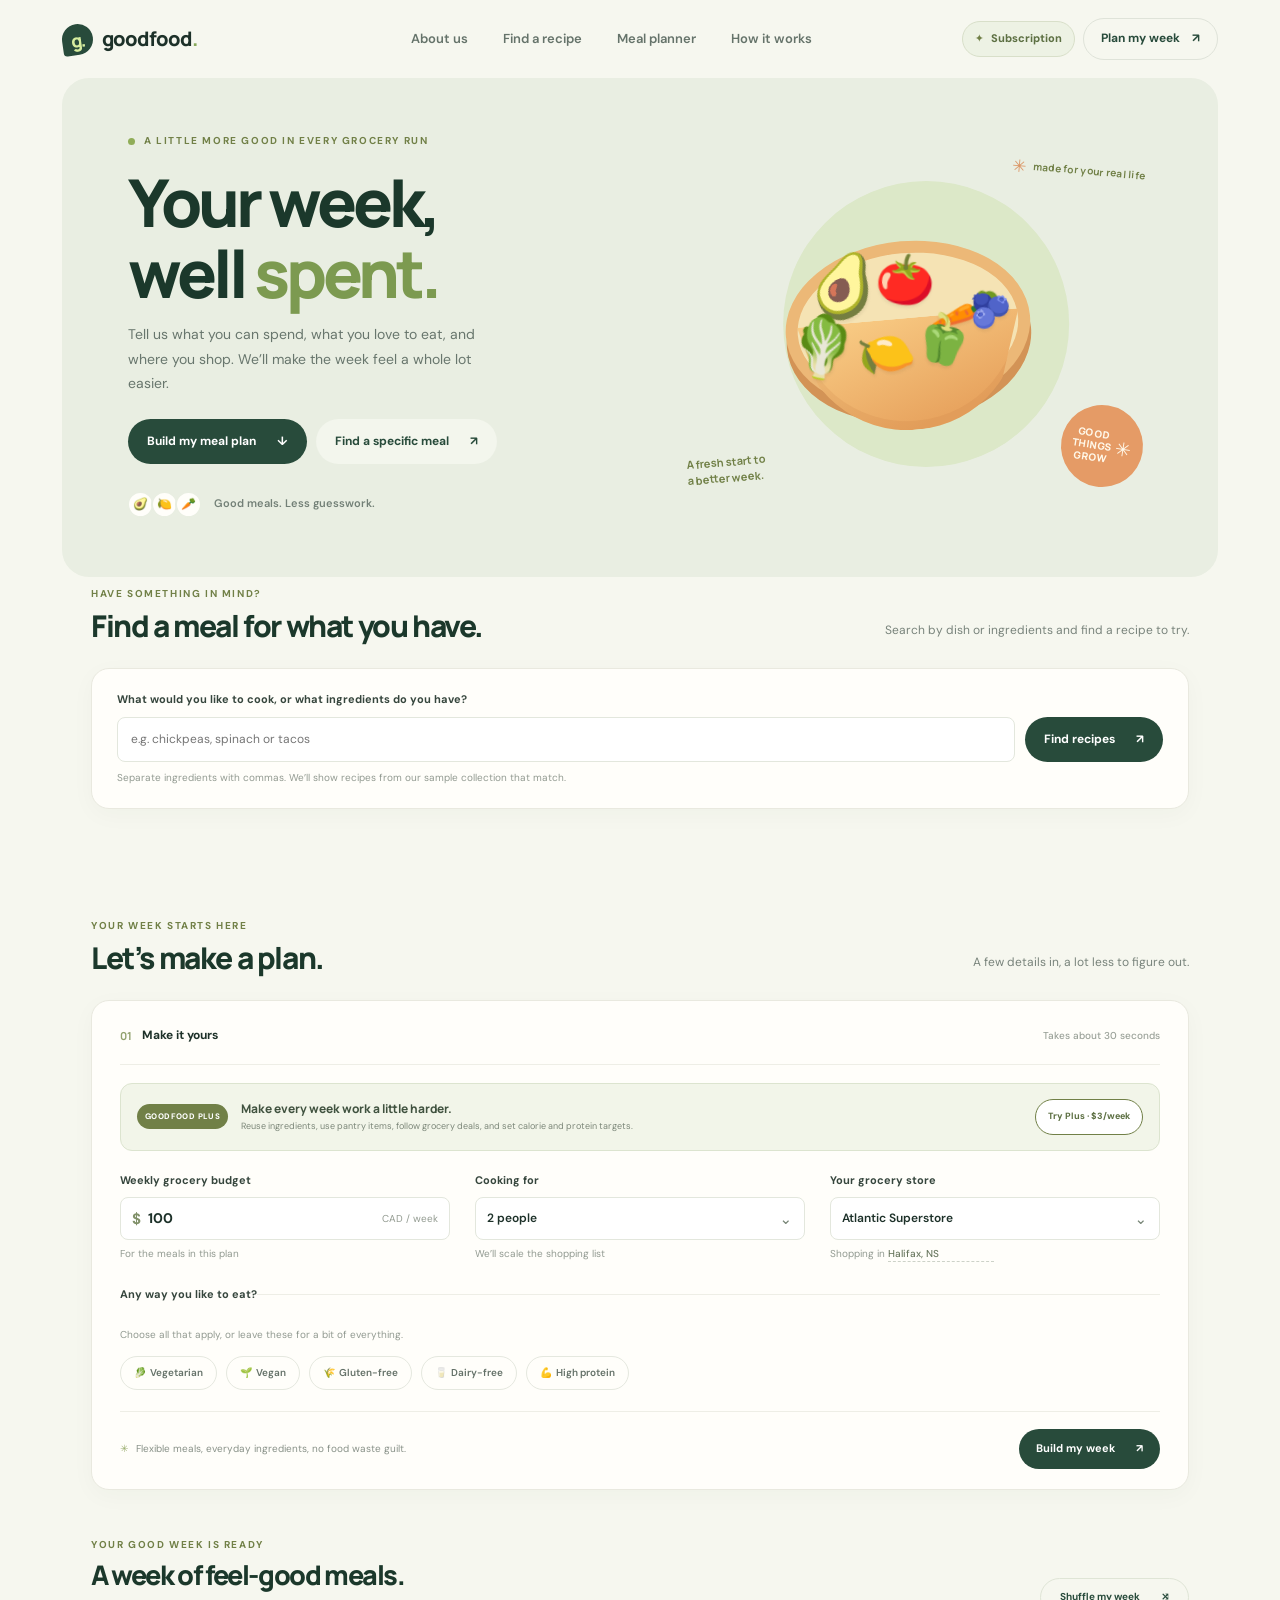
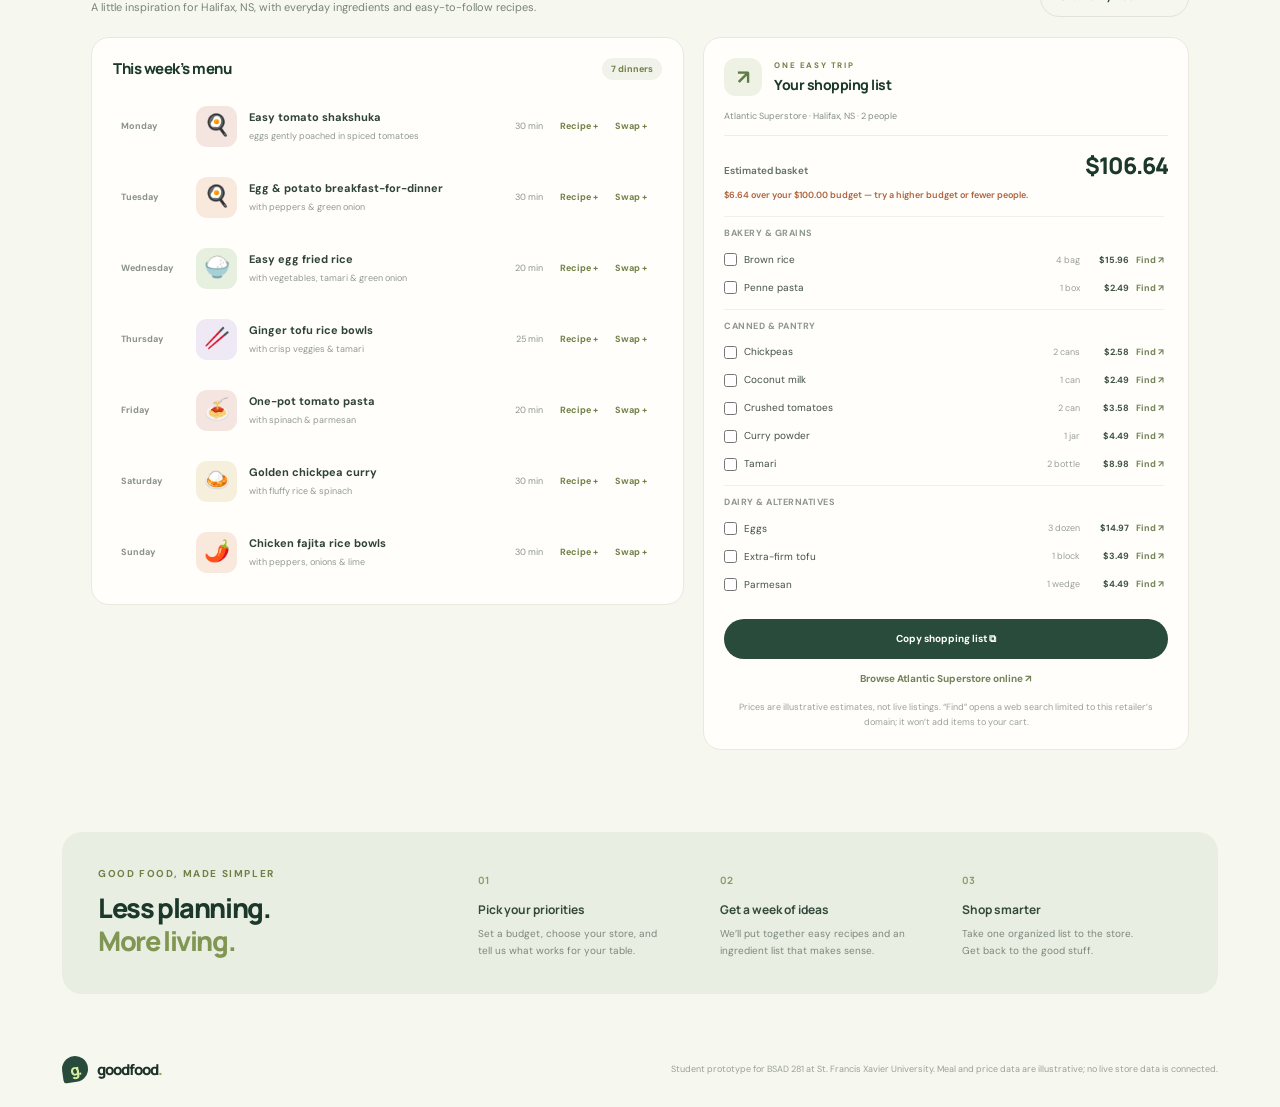
<file: index.html>
<!DOCTYPE html>
<html lang="en">
<head>
  <meta charset="utf-8">
  <meta name="viewport" content="width=device-width, initial-scale=1">
  <meta name="theme-color" content="#f6f7ef">
  <meta name="description" content="Plan a week of budget-friendly meals around your diet and grocery store.">
  <title>Goodfood — your week, well spent</title>
  <link rel="preconnect" href="https://fonts.googleapis.com">
  <link rel="preconnect" href="https://fonts.gstatic.com" crossorigin>
  <link href="https://fonts.googleapis.com/css2?family=DM+Sans:wght@400;500;600;700&family=Manrope:wght@400;500;600;700;800&display=swap" rel="stylesheet">
  <link rel="stylesheet" href="styles.css">
</head>
<body>
  <header class="site-header">
    <a class="brand" href="#home" aria-label="Goodfood home">
      <span class="brand-mark" aria-hidden="true">g.</span>
      <span>goodfood<span class="brand-period">.</span></span>
    </a>
    <nav aria-label="Main navigation">
      <a href="about.html">About us</a>
      <a href="#recipe-finder">Find a recipe</a>
      <a href="#planner">Meal planner</a>
      <a href="#how-it-works">How it works</a>
    </nav>
    <div class="header-actions">
      <button class="subscription-button" id="header-subscription" type="button">
        <span aria-hidden="true">✦</span> Subscription
      </button>
      <a class="header-cta" href="#planner">Plan my week <span aria-hidden="true">↗</span></a>
    </div>
  </header>

  <dialog class="subscription-modal" id="subscription-modal" aria-labelledby="subscription-title">
    <form method="dialog">
      <button class="subscription-close" type="submit" value="cancel" aria-label="Close subscription options">×</button>
      <p class="eyebrow">Goodfood Plus</p>
      <h2 id="subscription-title">Make every week work harder.</h2>
      <p class="subscription-price"><strong>$3</strong> / week <span>Hypothetical weekly charge</span></p>
      <ul class="subscription-features">
        <li><span>↻</span> Reuse ingredients across meals to cut waste and costs</li>
        <li><span>◎</span> Set personalized calorie and protein targets</li>
        <li><span>✦</span> Build around weekly grocery deals</li>
        <li><span>▦</span> Add pantry inventory and skip what you already own</li>
      </ul>
      <div class="subscription-actions">
        <button class="subscription-cancel" type="submit" value="cancel">Not now</button>
        <button class="subscription-accept" id="subscription-accept" type="button">Accept $3/week</button>
      </div>
      <p class="subscription-disclaimer">Preview only: no real payment is collected.</p>
    </form>
  </dialog>

  <main id="home">
    <section class="hero" aria-labelledby="hero-title">
      <div class="hero-copy">
        <p class="eyebrow"><span class="eyebrow-dot"></span> A little more good in every grocery run</p>
        <h1 id="hero-title">Your week,<br>well <span>spent.</span></h1>
        <p class="hero-description">Tell us what you can spend, what you love to eat, and where you shop. We’ll make the week feel a whole lot easier.</p>
        <div class="hero-actions">
          <a class="button button-dark" href="#planner">Build my meal plan <span aria-hidden="true">↓</span></a>
          <a class="button hero-secondary" href="#recipe-finder">Find a specific meal <span aria-hidden="true">↗</span></a>
        </div>
        <div class="hero-note"><span class="avatar-stack" aria-hidden="true"><i>🥑</i><i>🍋</i><i>🥕</i></span><span>Good meals. Less guesswork.</span></div>
      </div>
      <div class="hero-art" aria-label="A colorful bowl of fresh vegetables">
        <div class="art-sun"></div>
        <div class="art-note"><span class="note-sparkle">✳</span> made for your real life</div>
        <div class="food-bowl" aria-hidden="true">
          <div class="bowl-rim"></div>
          <span class="food food-avocado">🥑</span>
          <span class="food food-tomato">🍅</span>
          <span class="food food-carrot">🥕</span>
          <span class="food food-leaf">🥬</span>
          <span class="food food-lemon">🍋</span>
          <span class="food food-pepper">🫑</span>
          <span class="food food-berry">🫐</span>
          <div class="bowl-base"></div>
        </div>
        <div class="art-sticker"><span>GOOD<br>THINGS<br>GROW</span><b>✳</b></div>
        <div class="art-caption">A fresh start to<br>a better week.</div>
      </div>
    </section>

    <section class="recipe-finder" id="recipe-finder" aria-labelledby="recipe-finder-title">
      <div class="section-heading">
        <div>
          <p class="eyebrow">Have something in mind?</p>
          <h2 id="recipe-finder-title">Find a meal for what you have.</h2>
        </div>
        <p class="section-aside">Search by dish or ingredients and find a recipe to try.</p>
      </div>
      <form class="recipe-search-form" id="recipe-search-form">
        <label for="recipe-query">What would you like to cook, or what ingredients do you have?</label>
        <div class="recipe-search-controls">
          <input id="recipe-query" name="query" type="search" maxlength="120" placeholder="e.g. chickpeas, spinach or tacos" required>
          <button class="button button-dark" type="submit">Find recipes <span aria-hidden="true">↗</span></button>
        </div>
        <p class="field-hint">Separate ingredients with commas. We’ll show recipes from our sample collection that match.</p>
      </form>
      <p class="recipe-search-message" id="recipe-search-message" role="status" aria-live="polite"></p>
      <div class="recipe-search-results" id="recipe-search-results" aria-live="polite" hidden>
        <h3 id="recipe-results-heading"></h3>
        <div class="recipe-search-list" id="recipe-search-list"></div>
      </div>
    </section>

    <section class="planner-section" id="planner" aria-labelledby="planner-title">
      <div class="section-heading">
        <div>
          <p class="eyebrow">Your week starts here</p>
          <h2 id="planner-title">Let’s make a plan.</h2>
        </div>
        <p class="section-aside">A few details in, a lot less to figure out.</p>
      </div>

      <form class="planner-form" id="planner-form">
        <div class="form-topline">
          <span class="step-number">01</span>
          <span>Make it yours</span>
          <span class="form-time">Takes about 30 seconds</span>
        </div>
        <section class="premium-panel" id="premium-panel" aria-labelledby="premium-title">
          <div class="premium-copy">
            <p class="premium-badge">Goodfood Plus</p>
            <div>
              <h3 id="premium-title">Make every week work a little harder.</h3>
              <p>Reuse ingredients, use pantry items, follow grocery deals, and set calorie and protein targets.</p>
            </div>
          </div>
          <button class="premium-button" id="premium-toggle" type="button">Try Plus · $3/week</button>
        </section>
        <div class="premium-controls" id="premium-controls" hidden>
          <div class="premium-controls-heading">
            <span>Goodfood Plus settings</span>
            <span class="premium-active">Active in this preview</span>
          </div>
          <div class="premium-grid">
            <label class="field" for="goal">
              <span class="field-label">Nutrition goal</span>
              <span class="select-wrap"><select id="goal" name="goal"><option value="maintain" selected>Maintain weight</option><option value="lose">Lose weight</option><option value="build">Build muscle</option></select></span>
            </label>
            <label class="field" for="calorie-target">
              <span class="field-label">Daily calorie target</span>
              <span class="input-wrap"><input id="calorie-target" name="calories" type="number" min="1200" max="5000" step="50" value="2000"><span class="input-suffix">kcal / day</span></span>
            </label>
            <label class="field" for="protein-target">
              <span class="field-label">Daily protein target</span>
              <span class="input-wrap"><input id="protein-target" name="protein" type="number" min="40" max="300" step="5" value="110"><span class="input-suffix">g / day</span></span>
            </label>
            <label class="field field-wide" for="pantry">
              <span class="field-label">Pantry inventory</span>
              <input class="text-field" id="pantry" name="pantry" type="text" placeholder="Rice, eggs, olive oil, black beans">
              <span class="field-hint">Separate items with commas. Matching ingredients will not be added to the list.</span>
            </label>
            <label class="premium-toggle-row" for="use-deals">
              <input id="use-deals" name="useDeals" type="checkbox" checked>
              <span><strong>Plan around weekly deals</strong><small>Favor participating ingredients from this store.</small></span>
            </label>
          </div>
        </div>
        <div class="form-grid">
          <label class="field" for="budget">
            <span class="field-label">Weekly grocery budget</span>
            <span class="input-wrap"><span class="input-prefix">$</span><input id="budget" name="budget" type="number" min="25" max="500" step="5" value="100" required><span class="input-suffix">CAD / week</span></span>
            <span class="field-hint">For the meals in this plan</span>
          </label>
          <label class="field" for="people">
            <span class="field-label">Cooking for</span>
            <span class="select-wrap"><select id="people" name="people"><option value="1">1 person</option><option value="2" selected>2 people</option><option value="3">3 people</option><option value="4">4 people</option><option value="5">5 people</option><option value="6">6 people</option></select></span>
            <span class="field-hint">We’ll scale the shopping list</span>
          </label>
          <label class="field" for="store">
            <span class="field-label">Your grocery store</span>
            <span class="select-wrap"><select id="store" name="store"><option value="nofrills">No Frills</option><option value="walmart">Walmart</option><option value="superstore" selected>Atlantic Superstore</option><option value="sobeys">Sobeys</option></select></span>
            <span class="field-hint">Shopping in <input id="location" name="location" type="text" value="Halifax, NS" aria-label="Town or postal code"></span>
          </label>
        </div>
        <fieldset class="diet-fieldset">
          <legend>Any way you like to eat?</legend>
          <p class="field-hint">Choose all that apply, or leave these for a bit of everything.</p>
          <div class="diet-options">
            <label class="diet-option"><input type="checkbox" name="diet" value="vegetarian"><span>🥬&nbsp; Vegetarian</span></label>
            <label class="diet-option"><input type="checkbox" name="diet" value="vegan"><span>🌱&nbsp; Vegan</span></label>
            <label class="diet-option"><input type="checkbox" name="diet" value="gluten-free"><span>🌾&nbsp; Gluten-free</span></label>
            <label class="diet-option"><input type="checkbox" name="diet" value="dairy-free"><span>🥛&nbsp; Dairy-free</span></label>
            <label class="diet-option"><input type="checkbox" name="diet" value="high-protein"><span>💪&nbsp; High protein</span></label>
          </div>
        </fieldset>
        <div class="form-bottom">
          <p><span class="tiny-leaf">✳</span> Flexible meals, everyday ingredients, no food waste guilt.</p>
          <button class="button button-dark generate-button" type="submit">Build my week <span aria-hidden="true">↗</span></button>
        </div>
      </form>

      <p class="form-message" id="form-message" role="status" aria-live="polite"></p>

      <section class="results" id="results" aria-labelledby="results-title" hidden>
        <div class="results-header">
          <div>
            <p class="eyebrow">Your good week is ready</p>
            <h2 id="results-title">A week of feel-good meals.</h2>
            <p class="results-subtitle" id="results-subtitle"></p>
            <div class="premium-plan-summary" id="premium-plan-summary" hidden></div>
          </div>
          <button class="button button-light" id="regenerate-button" type="button">Shuffle my week <span aria-hidden="true">⤨</span></button>
        </div>
        <div class="results-grid">
          <div class="meals-panel">
            <div class="panel-heading"><h3>This week’s menu</h3><span class="menu-count" id="menu-count"></span></div>
            <div class="meal-list" id="meal-list"></div>
          </div>
          <aside class="shopping-panel" aria-labelledby="shopping-title">
            <div class="shopping-heading">
              <span class="bag-icon" aria-hidden="true">↗</span>
              <div><p class="eyebrow">One easy trip</p><h3 id="shopping-title">Your shopping list</h3></div>
            </div>
            <p class="store-line" id="store-line"></p>
            <div class="basket-total"><span>Estimated basket</span><strong id="basket-total"></strong></div>
            <p class="budget-status" id="budget-status"></p>
            <div class="shopping-list" id="shopping-list"></div>
            <div class="list-actions">
              <button class="button button-dark copy-button" id="copy-button" type="button">Copy shopping list <span aria-hidden="true">⧉</span></button>
              <a class="store-link" id="store-link" href="#" target="_blank" rel="noopener noreferrer">Browse store online <span aria-hidden="true">↗</span></a>
            </div>
            <p class="price-disclaimer">Prices are illustrative estimates, not live listings. “Find” opens a web search limited to this retailer’s domain; it won’t add items to your cart.</p>
          </aside>
        </div>
      </section>
    </section>

    <section class="how-section" id="how-it-works" aria-labelledby="how-title">
      <div class="how-intro">
        <p class="eyebrow">Good food, made simpler</p>
        <h2 id="how-title">Less planning.<br><span>More living.</span></h2>
      </div>
      <div class="how-steps">
        <article class="how-step"><span>01</span><h3>Pick your priorities</h3><p>Set a budget, choose your store, and tell us what works for your table.</p></article>
        <article class="how-step"><span>02</span><h3>Get a week of ideas</h3><p>We’ll put together easy recipes and an ingredient list that makes sense.</p></article>
        <article class="how-step"><span>03</span><h3>Shop smarter</h3><p>Take one organized list to the store. Get back to the good stuff.</p></article>
      </div>
    </section>
  </main>

  <footer class="site-footer">
    <a class="brand footer-brand" href="#home"><span class="brand-mark" aria-hidden="true">g.</span><span>goodfood<span class="brand-period">.</span></span></a>
    <p>Student prototype for BSAD 281 at St. Francis Xavier University. Meal and price data are illustrative; no live store data is connected.</p>
  </footer>

  <script src="data.js"></script>
  <script src="app.js"></script>
</body>
</html>
</file>
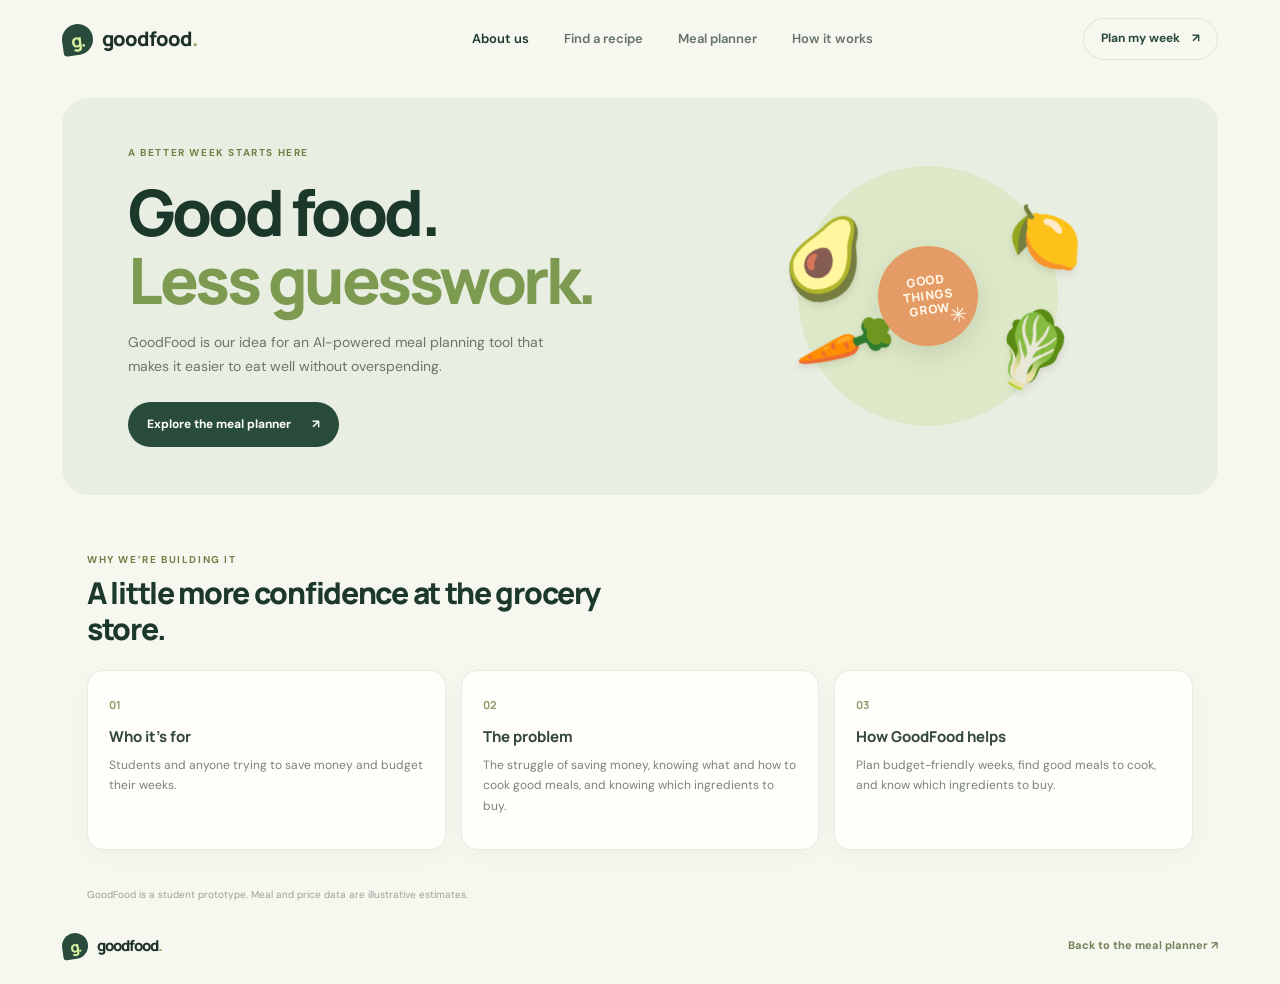
<file: about.html>
<!DOCTYPE html>
<html lang="en">
<head>
  <meta charset="utf-8">
  <meta name="viewport" content="width=device-width, initial-scale=1">
  <meta name="theme-color" content="#f6f7ef">
  <meta name="description" content="Learn about GoodFood, an AI-powered meal planning idea for budget-conscious cooks.">
  <title>About us — GoodFood</title>
  <link rel="preconnect" href="https://fonts.googleapis.com">
  <link rel="preconnect" href="https://fonts.gstatic.com" crossorigin>
  <link href="https://fonts.googleapis.com/css2?family=DM+Sans:wght@400;500;600;700&family=Manrope:wght@400;500;600;700;800&display=swap" rel="stylesheet">
  <link rel="stylesheet" href="styles.css">
</head>
<body>
  <header class="site-header">
    <a class="brand" href="index.html" aria-label="Goodfood home">
      <span class="brand-mark" aria-hidden="true">g.</span>
      <span>goodfood<span class="brand-period">.</span></span>
    </a>
    <nav aria-label="Main navigation">
      <a href="about.html" aria-current="page">About us</a>
      <a href="index.html#recipe-finder">Find a recipe</a>
      <a href="index.html#planner">Meal planner</a>
      <a href="index.html#how-it-works">How it works</a>
    </nav>
    <a class="header-cta" href="index.html#planner">Plan my week <span aria-hidden="true">↗</span></a>
  </header>

  <main class="about-main">
    <section class="about-hero" aria-labelledby="about-title">
      <div class="about-hero-copy">
        <p class="eyebrow"><span class="eyebrow-dot"></span> A better week starts here</p>
        <h1 id="about-title">Good food.<br><span>Less guesswork.</span></h1>
        <p class="about-lead">GoodFood is our idea for an AI-powered meal planning tool that makes it easier to eat well without overspending.</p>
        <a class="button button-dark" href="index.html#planner">Explore the meal planner <span aria-hidden="true">↗</span></a>
      </div>
      <div class="about-hero-art" aria-hidden="true">
        <div class="about-art-sun"></div>
        <span class="about-food about-food-one">🥑</span>
        <span class="about-food about-food-two">🍋</span>
        <span class="about-food about-food-three">🥕</span>
        <span class="about-food about-food-four">🥬</span>
        <div class="about-art-note">GOOD<br>THINGS<br>GROW <span>✳</span></div>
      </div>
    </section>

    <section class="about-details" aria-labelledby="about-details-title">
      <div class="about-details-heading">
        <p class="eyebrow">Why we’re building it</p>
        <h2 id="about-details-title">A little more confidence at the grocery store.</h2>
      </div>
      <div class="about-cards">
        <article class="about-card">
          <span class="about-card-number">01</span>
          <h3>Who it’s for</h3>
          <p id="about-audience">Students and anyone trying to save money and budget their weeks.</p>
        </article>
        <article class="about-card">
          <span class="about-card-number">02</span>
          <h3>The problem</h3>
          <p id="about-problem">The struggle of saving money, knowing what and how to cook good meals, and knowing which ingredients to buy.</p>
        </article>
        <article class="about-card">
          <span class="about-card-number">03</span>
          <h3>How GoodFood helps</h3>
          <p id="about-solution">Plan budget-friendly weeks, find good meals to cook, and know which ingredients to buy.</p>
        </article>
      </div>
    </section>

    <p class="about-note">GoodFood is a student prototype. Meal and price data are illustrative estimates.</p>
  </main>

  <footer class="about-footer">
    <a class="brand footer-brand" href="index.html"><span class="brand-mark" aria-hidden="true">g.</span><span>goodfood<span class="brand-period">.</span></span></a>
    <a class="about-back-link" href="index.html">Back to the meal planner <span aria-hidden="true">↗</span></a>
  </footer>

  <script src="data.js"></script>
  <script>
    document.getElementById("about-audience").textContent = STARTUP_IDEA.audience;
    document.getElementById("about-problem").textContent = STARTUP_IDEA.problem;
    document.getElementById("about-solution").textContent = STARTUP_IDEA.solution;
  </script>
</body>
</html>
</file>
<file: styles.css>
:root {
  --ink: #1d3129;
  --muted: #78837b;
  --green: #284b3b;
  --green-dark: #1b382b;
  --lime: #d7ed9f;
  --paper: #f6f7ef;
  --surface: #fffefa;
  --line: #e8e9df;
  --orange: #e99a61;
  --font: "DM Sans", system-ui, -apple-system, "Segoe UI", sans-serif;
  --display: "Manrope", "DM Sans", system-ui, sans-serif;
  --radius: 18px;
}

* { box-sizing: border-box; }
html { scroll-behavior: smooth; }
body {
  margin: 0;
  background: var(--paper);
  color: var(--ink);
  font: 400 15px/1.6 var(--font);
  -webkit-font-smoothing: antialiased;
}
a { color: inherit; }
button, input, select { font: inherit; }
a:focus-visible, button:focus-visible, input:focus-visible, select:focus-visible {
  outline: 3px solid #82a64b;
  outline-offset: 3px;
}
[hidden] { display: none !important; }

.site-header {
  height: 78px;
  max-width: 1240px;
  margin: auto;
  padding: 0 42px;
  display: flex;
  align-items: center;
  justify-content: space-between;
}
.brand {
  display: inline-flex;
  align-items: center;
  gap: 9px;
  color: var(--ink);
  text-decoration: none;
  font: 800 20px/1 var(--display);
  letter-spacing: -1px;
}
.brand-mark {
  display: grid;
  width: 31px;
  height: 31px;
  place-items: center;
  border-radius: 50% 50% 50% 12%;
  transform: rotate(-8deg);
  background: var(--green);
  color: var(--lime);
  font: 800 18px/1 var(--display);
  letter-spacing: -2px;
}
.brand-period { color: #87a85a; }
.site-header nav { display: flex; gap: 35px; margin-left: 65px; }
.site-header nav a {
  color: #65736a;
  font-size: 13px;
  font-weight: 600;
  text-decoration: none;
}
.site-header nav a:hover, .store-link:hover { color: var(--green-dark); }
.header-cta {
  padding: 10px 17px;
  border: 1px solid #dfe3d9;
  border-radius: 999px;
  color: var(--green);
  font-size: 12px;
  font-weight: 700;
  text-decoration: none;
}
.header-cta span { padding-left: 9px; }
.header-actions { display: flex; align-items: center; gap: 8px; }
.subscription-button {
  min-height: 36px;
  padding: 0 12px;
  border: 1px solid #d8dfc9;
  border-radius: 999px;
  background: #edf2e4;
  color: #5d7043;
  font-size: 11px;
  font-weight: 800;
  cursor: pointer;
}
.subscription-button span { margin-right: 4px; color: #718047; }
.subscription-button.is-active { border-color: #718047; background: #718047; color: #fff; }
.subscription-button.is-active span { color: #d7ed9f; }

.subscription-modal {
  width: min(460px, calc(100% - 32px));
  padding: 0;
  border: 1px solid #dfe4d5;
  border-radius: 20px;
  background: #fffefa;
  color: var(--ink);
  box-shadow: 0 24px 80px rgb(29 49 41 / 22%);
}
.subscription-modal::backdrop { background: rgb(29 49 41 / 38%); backdrop-filter: blur(3px); }
.subscription-modal form { position: relative; padding: 30px; }
.subscription-close {
  width: 32px;
  height: 32px;
  position: absolute;
  top: 14px;
  right: 14px;
  border: 0;
  border-radius: 50%;
  background: #f1f3eb;
  color: #718047;
  font-size: 20px;
  line-height: 1;
  cursor: pointer;
}
.subscription-modal h2 { margin: 8px 0 12px; color: var(--green-dark); font: 800 27px/1.15 var(--display); letter-spacing: -1px; }
.subscription-price { display: flex; align-items: baseline; gap: 5px; margin: 0 0 18px; color: #718047; font-size: 12px; }
.subscription-price strong { color: var(--green-dark); font: 800 34px var(--display); letter-spacing: -1px; }
.subscription-price span { margin-left: auto; color: #929a91; font-size: 9px; }
.subscription-features { display: grid; gap: 9px; margin: 0; padding: 0; list-style: none; }
.subscription-features li { display: grid; grid-template-columns: 28px 1fr; align-items: center; min-height: 42px; padding: 7px 10px; border: 1px solid #edf0e7; border-radius: 10px; color: #5d695f; font-size: 11px; }
.subscription-features li span { display: grid; width: 23px; height: 23px; place-items: center; border-radius: 50%; background: #edf2e4; color: #718047; font-weight: 800; }
.subscription-actions { display: grid; grid-template-columns: 1fr 1.35fr; gap: 9px; margin-top: 18px; }
.subscription-cancel, .subscription-accept { min-height: 43px; border-radius: 999px; font-size: 11px; font-weight: 800; cursor: pointer; }
.subscription-cancel { border: 1px solid #dde3d5; background: #fff; color: #69766c; }
.subscription-accept { border: 0; background: var(--green); color: #fff; }
.subscription-accept:hover { background: var(--green-dark); }
.subscription-disclaimer { margin: 10px 0 0; color: #9ba198; font-size: 9px; text-align: center; }

main { max-width: 1240px; margin: 0 auto; padding: 0 42px; }
.hero {
  min-height: 470px;
  padding: 56px 66px 54px;
  display: grid;
  grid-template-columns: 1fr 0.9fr;
  align-items: center;
  position: relative;
  overflow: hidden;
  border-radius: 27px;
  background: #e9eee2;
}
.hero-copy { z-index: 1; padding-bottom: 5px; }
.eyebrow {
  margin: 0;
  color: #718047;
  font-size: 10px;
  font-weight: 700;
  letter-spacing: 1.6px;
  line-height: 1.4;
  text-transform: uppercase;
}
.hero .eyebrow { display: flex; gap: 9px; align-items: center; }
.eyebrow-dot { width: 7px; height: 7px; border-radius: 50%; background: #90ad58; }
h1, h2, h3, h4, p { margin-top: 0; }
.hero h1 {
  margin: 19px 0 14px;
  color: var(--green-dark);
  font: 800 clamp(44px, 5.2vw, 66px)/1.07 var(--display);
  letter-spacing: -4px;
}
.hero h1 span { color: #7c9a50; }
.hero-description { max-width: 385px; margin-bottom: 23px; color: #68766d; font-size: 14px; line-height: 1.75; }
.hero-actions { display: flex; flex-wrap: wrap; gap: 9px; }
.hero-secondary { min-height: 45px; border: 1px solid #cdd7c1; background: rgb(255 254 250 / 42%); color: var(--green); }
.hero-secondary:hover { background: #fffefa; }
.button {
  display: inline-flex;
  min-height: 45px;
  align-items: center;
  justify-content: center;
  gap: 21px;
  padding: 0 19px;
  border: 0;
  border-radius: 999px;
  cursor: pointer;
  font-size: 12px;
  font-weight: 700;
  text-decoration: none;
  transition: background 150ms ease, transform 150ms ease;
}
.button:hover { transform: translateY(-1px); }
.button-dark { background: var(--green); color: #fff; }
.button-dark:hover { background: var(--green-dark); }
.hero-note { display: flex; align-items: center; gap: 12px; margin-top: 27px; color: #738077; font-size: 11px; font-weight: 600; }
.avatar-stack { display: flex; padding-left: 2px; }
.avatar-stack i {
  display: grid;
  width: 27px;
  height: 27px;
  place-items: center;
  margin-left: -3px;
  border: 2px solid #e9eee2;
  border-radius: 50%;
  background: #fffefa;
  font-size: 12px;
  font-style: normal;
}
.hero-art {
  height: 354px;
  position: relative;
  margin: -4px 0 -7px;
}
.art-sun {
  width: 286px;
  height: 286px;
  position: absolute;
  top: 28px;
  left: 50%;
  border-radius: 50%;
  transform: translateX(-44%);
  background: #dce8c8;
}
.food-bowl {
  width: 280px;
  height: 260px;
  position: absolute;
  top: 61px;
  left: 50%;
  transform: translateX(-50%) rotate(-5deg);
}
.bowl-rim {
  width: 245px;
  height: 170px;
  position: absolute;
  top: 27px;
  left: 18px;
  border: 12px solid #ecb877;
  border-radius: 50%;
  background: #f5e3b4;
  box-shadow: 0 12px 0 #d39356;
}
.bowl-base {
  width: 222px;
  height: 112px;
  position: absolute;
  top: 104px;
  left: 30px;
  border-radius: 0 0 110px 110px;
  background: linear-gradient(160deg, #f8ca83 10%, #e8a45f 78%);
  clip-path: polygon(0 0, 100% 0, 89% 68%, 74% 100%, 24% 100%, 9% 67%);
  box-shadow: inset 0 -9px 0 rgb(181 111 53 / 13%);
}
.food { position: absolute; z-index: 2; filter: drop-shadow(0 3px 1px rgb(73 59 39 / 8%)); }
.food-avocado { top: 24px; left: 46px; font-size: 55px; transform: rotate(-18deg); }
.food-tomato { top: 28px; left: 112px; font-size: 48px; transform: rotate(12deg); }
.food-carrot { top: 60px; left: 168px; font-size: 53px; transform: rotate(22deg); }
.food-leaf { top: 82px; left: 22px; font-size: 54px; transform: rotate(-22deg); }
.food-lemon { top: 102px; left: 88px; font-size: 44px; transform: rotate(-15deg); }
.food-pepper { top: 91px; left: 145px; font-size: 47px; transform: rotate(18deg); }
.food-berry { top: 76px; left: 203px; font-size: 34px; transform: rotate(-5deg); }
.art-note {
  position: absolute;
  top: 7px;
  right: 6px;
  color: #718047;
  font: 700 10px/1.3 var(--display);
  letter-spacing: 0.3px;
  transform: rotate(5deg);
}
.note-sparkle { display: inline-block; margin-right: 4px; color: #db9564; font-size: 17px; vertical-align: middle; }
.art-sticker {
  width: 82px;
  height: 82px;
  position: absolute;
  right: 9px;
  bottom: 20px;
  display: flex;
  align-items: center;
  justify-content: center;
  gap: 3px;
  border-radius: 50%;
  background: #e59b66;
  color: #fff8e9;
  font: 800 10px/1.2 var(--display);
  letter-spacing: 0.5px;
  text-align: center;
  transform: rotate(9deg);
}
.art-sticker b { font-size: 19px; }
.art-caption { position: absolute; bottom: 21px; left: 20px; color: #718047; font: 700 11px/1.45 var(--display); transform: rotate(-5deg); }

.planner-section { padding: 75px 29px 70px; scroll-margin-top: 25px; }
.section-heading { display: flex; align-items: end; justify-content: space-between; margin-bottom: 24px; }
.section-heading h2, .results-header h2, .how-intro h2 {
  margin: 7px 0 0;
  color: var(--green-dark);
  font: 800 30px/1.2 var(--display);
  letter-spacing: -1.4px;
}
.section-aside { margin: 0 0 4px; color: var(--muted); font-size: 12px; }
.planner-form {
  padding: 25px 28px 20px;
  border: 1px solid #e9e9df;
  border-radius: var(--radius);
  background: var(--surface);
  box-shadow: 0 6px 25px rgb(37 52 41 / 3%);
}
.form-topline { display: flex; align-items: center; gap: 10px; padding-bottom: 18px; border-bottom: 1px solid #eeeeE6; color: var(--ink); font-size: 12px; font-weight: 700; }
.step-number { color: #91a16e; font: 700 11px var(--display); }
.form-time { margin-left: auto; color: #9aa198; font-size: 10px; font-weight: 500; }
.premium-panel {
  display: flex;
  align-items: center;
  justify-content: space-between;
  gap: 16px;
  margin: 18px 0 0;
  padding: 15px 16px;
  border: 1px solid #dce4cf;
  border-radius: 12px;
  background: #f2f5e9;
}
.premium-copy { display: flex; align-items: center; gap: 13px; }
.premium-copy h3 { margin: 0 0 3px; color: #40523f; font: 750 12px var(--display); }
.premium-copy p:not(.premium-badge) { margin: 0; color: #7c8779; font-size: 9px; line-height: 1.5; }
.premium-badge { flex: 0 0 auto; margin: 0; padding: 6px 8px; border-radius: 999px; background: #718047; color: #fff; font-size: 8px; font-weight: 800; letter-spacing: 0.4px; text-transform: uppercase; }
.premium-button { min-height: 36px; flex: 0 0 auto; padding: 0 12px; border: 1px solid #718047; border-radius: 999px; background: #fff; color: #5d7043; font-size: 9px; font-weight: 800; cursor: pointer; }
.premium-button.is-active { border-color: #718047; background: #718047; color: #fff; }
.premium-controls { margin-top: 12px; padding: 17px; border: 1px solid #dce4cf; border-radius: 12px; background: #fbfcf7; }
.premium-controls-heading { display: flex; justify-content: space-between; margin-bottom: 14px; color: #40523f; font-size: 10px; font-weight: 800; }
.premium-active { color: #718047; font-size: 8px; }
.premium-grid { display: grid; grid-template-columns: repeat(3, minmax(0, 1fr)); gap: 12px 16px; }
.premium-grid .field { gap: 6px; }
.text-field { min-height: 43px; width: 100%; box-sizing: border-box; padding: 0 11px; border: 1px solid #e3e7dd; border-radius: 8px; background: #fff; color: var(--ink); font-size: 11px; }
.text-field:focus { border-color: #9eaf7b; outline: none; }
.field-wide { grid-column: 1 / 3; }
.premium-toggle-row { display: flex; align-items: center; gap: 8px; align-self: end; min-height: 43px; cursor: pointer; }
.premium-toggle-row input { accent-color: #718047; }
.premium-toggle-row span { display: grid; gap: 2px; color: #40523f; font-size: 9px; }
.premium-toggle-row small { color: #929a91; font-size: 8px; }
.form-grid { display: grid; grid-template-columns: repeat(3, 1fr); gap: 25px; padding: 21px 0 24px; }
.field { display: flex; min-width: 0; flex-direction: column; gap: 8px; }
.field-label, .diet-fieldset legend { color: #36463d; font-size: 11px; font-weight: 700; }
.input-wrap, .select-wrap {
  height: 43px;
  display: flex;
  align-items: center;
  padding: 0 11px;
  border: 1px solid #e3e7dd;
  border-radius: 8px;
  background: #fff;
}
.input-wrap:focus-within, .select-wrap:focus-within { border-color: #9eaf7b; }
.input-prefix { margin-right: 5px; color: #809069; font-size: 15px; font-weight: 700; }
.input-wrap input { width: 100%; min-width: 20px; border: 0; outline: 0; color: var(--ink); font-size: 14px; font-weight: 700; }
.input-wrap input:focus-visible { outline: none; }
.input-suffix { flex: 0 0 auto; color: #939b91; font-size: 10px; }
.select-wrap select { width: 100%; appearance: none; border: 0; outline: 0; background: transparent; color: var(--ink); font-size: 12px; font-weight: 600; cursor: pointer; }
.select-wrap { position: relative; }
.select-wrap::after { content: "⌄"; position: absolute; right: 12px; color: #748273; pointer-events: none; }
.field-hint { margin: -2px 0 0; color: #929a91; font-size: 10px; }
.field-hint input {
  width: 106px;
  padding: 0 0 1px;
  border: 0;
  border-bottom: 1px dashed #cdd2c8;
  outline: 0;
  background: transparent;
  color: #69775f;
  font: 500 10px var(--font);
}
.diet-fieldset { margin: 0; padding: 19px 0 21px; border: 0; border-top: 1px solid #eeeeE6; }
.diet-fieldset legend { padding: 0; }
.diet-fieldset > .field-hint { margin: 4px 0 13px; }
.diet-options { display: flex; flex-wrap: wrap; gap: 9px; }
.diet-option { position: relative; cursor: pointer; }
.diet-option input { position: absolute; width: 1px; height: 1px; opacity: 0; }
.diet-option span { display: inline-flex; min-height: 34px; align-items: center; padding: 0 13px; border: 1px solid #e5e8df; border-radius: 999px; color: #647168; font-size: 10px; font-weight: 600; transition: 150ms ease; }
.diet-option input:checked + span { border-color: #708857; background: #edf2e4; color: #36513c; }
.diet-option input:focus-visible + span { outline: 3px solid #82a64b; outline-offset: 3px; }
.form-bottom { display: flex; align-items: center; justify-content: space-between; gap: 16px; padding-top: 17px; border-top: 1px solid #eeeeE6; }
.form-bottom p { margin: 0; color: #889188; font-size: 10px; }
.tiny-leaf { margin-right: 5px; color: #9bae70; }
.generate-button { min-height: 40px; padding: 0 17px; font-size: 11px; }
.form-message { min-height: 0; margin: 0; color: #a64e37; font-size: 12px; }
.form-message:not(:empty) { margin-top: 13px; }

.recipe-finder { padding: 10px 29px 35px; scroll-margin-top: 25px; }
.recipe-search-form {
  padding: 22px 25px;
  border: 1px solid #e9e9df;
  border-radius: var(--radius);
  background: var(--surface);
  box-shadow: 0 6px 25px rgb(37 52 41 / 3%);
}
.recipe-search-form > label { display: block; margin-bottom: 9px; color: #36463d; font-size: 11px; font-weight: 700; }
.recipe-search-controls { display: flex; gap: 10px; }
.recipe-search-controls input {
  width: 100%;
  min-width: 0;
  min-height: 45px;
  padding: 0 13px;
  border: 1px solid #e3e7dd;
  border-radius: 8px;
  background: #fff;
  color: var(--ink);
  font-size: 12px;
}
.recipe-search-controls input:focus { border-color: #9eaf7b; }
.recipe-search-controls .button { flex: 0 0 auto; }
.recipe-search-form .field-hint { margin-top: 8px; }
.recipe-search-message { margin: 0; color: #a64e37; font-size: 11px; }
.recipe-search-message:not(:empty) { margin-top: 10px; }
.recipe-search-results { padding-top: 22px; }
.recipe-search-results > h3 { margin: 0 0 12px; color: var(--green-dark); font: 750 15px var(--display); }
.recipe-search-list { display: grid; grid-template-columns: repeat(2, minmax(0, 1fr)); gap: 12px; }
.recipe-result-card { min-width: 0; padding: 17px; border: 1px solid #e9e9df; border-radius: 14px; background: var(--surface); }
.recipe-result-header { display: flex; align-items: start; justify-content: space-between; gap: 10px; }
.recipe-result-header h4 { margin: 0; color: #304337; font: 750 13px/1.4 var(--display); }
.recipe-result-time { flex: 0 0 auto; color: #8d968d; font-size: 9px; white-space: nowrap; }
.recipe-result-description { margin: 5px 0 0; color: #929a91; font-size: 10px; }
.recipe-match-summary { margin: 9px 0 13px; color: #6a8050; font-size: 10px; font-weight: 700; }
.recipe-result-card h5 { margin: 0 0 7px; color: #405444; font-size: 10px; font-weight: 700; }
.recipe-result-card .recipe-ingredients { margin-bottom: 13px; }
.recipe-result-card .recipe-steps { margin-bottom: 0; }
.recipe-empty-state { margin: 0; color: #78837b; font-size: 11px; }

.results { padding-top: 48px; scroll-margin-top: 20px; }
.results-header { display: flex; align-items: end; justify-content: space-between; gap: 20px; margin-bottom: 20px; }
.results-header h2 { font-size: 27px; }
.results-subtitle { margin: 8px 0 0; color: var(--muted); font-size: 11px; }
.premium-plan-summary { display: flex; flex-wrap: wrap; gap: 5px; max-width: 620px; margin-top: 10px; }
.premium-plan-summary span { padding: 5px 8px; border: 1px solid #dde5d1; border-radius: 999px; background: #f3f6ec; color: #687653; font-size: 8px; font-weight: 700; }
.button-light { min-height: 39px; border: 1px solid #dfe5d6; background: transparent; color: var(--green); font-size: 10px; }
.button-light:hover { background: #edf2e4; }
.results-grid { display: grid; grid-template-columns: minmax(0, 1.1fr) minmax(315px, 0.9fr); gap: 19px; align-items: start; }
.meals-panel, .shopping-panel { border: 1px solid #e9e9df; border-radius: var(--radius); background: var(--surface); }
.meals-panel { padding: 20px; }
.panel-heading { display: flex; align-items: center; justify-content: space-between; padding: 0 1px 14px; }
.panel-heading h3, .shopping-heading h3 { margin: 0; color: var(--green-dark); font: 750 15px var(--display); letter-spacing: -0.5px; }
.menu-count { padding: 4px 9px; border-radius: 999px; background: #f1f3eb; color: #718047; font-size: 9px; font-weight: 700; }
.meal-list { display: grid; gap: 7px; }
.meal-entry { min-width: 0; }
.meal-card { min-height: 64px; display: grid; grid-template-columns: 65px 43px minmax(0, 1fr) auto auto; align-items: center; gap: 10px; padding: 7px 9px; border-radius: 10px; }
.meal-card:hover { background: #f8f8f2; }
.meal-day { color: #899289; font-size: 9px; font-weight: 700; }
.meal-illustration { display: grid; width: 41px; height: 41px; place-items: center; border-radius: 11px; font-size: 21px; }
.meal-illustration.peach { background: #f9e9dc; }
.meal-illustration.gold { background: #f6efdb; }
.meal-illustration.sage { background: #e7efdf; }
.meal-illustration.lavender { background: #eee9f4; }
.meal-illustration.rose { background: #f5e5e1; }
.meal-details { min-width: 0; }
.meal-details h4 { overflow: hidden; margin: 0 0 3px; color: #304337; font-size: 11px; font-weight: 700; text-overflow: ellipsis; white-space: nowrap; }
.meal-details p { overflow: hidden; margin: 0; color: #929a91; font-size: 9px; text-overflow: ellipsis; white-space: nowrap; }
.meal-time { color: #8d968d; font-size: 9px; white-space: nowrap; }
.meal-actions { display: flex; align-items: center; gap: 3px; }
.recipe-toggle, .swap-toggle { padding: 5px 7px; border: 0; border-radius: 6px; background: transparent; color: #718047; font-size: 9px; font-weight: 700; white-space: nowrap; cursor: pointer; }
.recipe-toggle:hover, .swap-toggle:hover { background: #edf2e4; }
.swap-toggle:disabled { color: #a4aaa2; cursor: not-allowed; }
.recipe-panel { margin: 0 8px 9px 65px; padding: 14px 16px; border-radius: 10px; background: #f7f8f1; }
.recipe-panel h5 { margin: 0 0 7px; color: #405444; font-size: 10px; font-weight: 700; }
.recipe-ingredients { display: flex; flex-wrap: wrap; gap: 6px; margin: 0 0 13px; padding: 0; list-style: none; }
.recipe-ingredients li { padding: 4px 8px; border: 1px solid #e8ebdf; border-radius: 999px; color: #687568; font-size: 9px; }
.recipe-steps { display: grid; gap: 6px; margin: 0; padding-left: 17px; color: #637067; font-size: 10px; line-height: 1.55; }
.recipe-steps li { padding-left: 2px; }
.recipe-note { margin: 10px 0 0; color: #929a91; font-size: 9px; }
.tutorial-link { display: inline-block; margin-top: 10px; color: #637d48; font-size: 9px; font-weight: 700; line-height: 1.5; text-decoration: none; }
.tutorial-link:hover { color: var(--green-dark); text-decoration: underline; }
.alternatives-panel { margin: 0 8px 9px 65px; padding: 14px 16px; border: 1px solid #e8ebdf; border-radius: 10px; background: #fffefa; }
.alternatives-panel h5 { margin: 0 0 9px; color: #405444; font-size: 10px; font-weight: 700; }
.alternatives-panel > p { margin: 0; color: #929a91; font-size: 10px; }
.alternative-choices { display: grid; grid-template-columns: repeat(auto-fit, minmax(170px, 1fr)); gap: 7px; }
.alternative-choice { padding: 9px 10px; border: 1px solid #e8ebdf; border-radius: 8px; background: #fff; color: #536453; font-size: 10px; text-align: left; cursor: pointer; }
.alternative-choice:hover { border-color: #b7c49d; background: #f7f8f1; color: var(--green-dark); }

.shopping-panel { padding: 20px; }
.shopping-heading { display: flex; align-items: center; gap: 12px; }
.bag-icon { display: grid; width: 38px; height: 38px; place-items: center; border-radius: 12px; background: #edf2e4; color: #607c44; font-size: 20px; font-weight: 700; }
.shopping-heading .eyebrow { margin-bottom: 4px; font-size: 8px; }
.shopping-heading h3 { font-size: 14px; }
.store-line { margin: 13px 0 12px; color: #849087; font-size: 9px; }
.basket-total { display: flex; align-items: baseline; justify-content: space-between; padding: 13px 0 7px; border-top: 1px solid #edefe8; }
.basket-total span { color: #617067; font-size: 10px; font-weight: 600; }
.basket-total strong { color: var(--green-dark); font: 800 23px var(--display); letter-spacing: -1px; }
.budget-status { margin: 0 0 12px; font-size: 9px; font-weight: 600; }
.within-budget { color: #6a8a4b; }
.over-budget { color: #ae623c; }
.shopping-list { max-height: 390px; overflow-y: auto; padding: 2px 4px 0 0; }
.aisle-section { padding: 9px 0 7px; border-top: 1px solid #f0f0ea; }
.aisle-section h4 { margin: 0 0 5px; color: #8d978b; font-size: 9px; font-weight: 700; letter-spacing: 0.5px; text-transform: uppercase; }
.shopping-item { min-height: 28px; display: flex; align-items: center; gap: 7px; }
.shopping-item input { width: 13px; height: 13px; flex: 0 0 auto; margin: 0; accent-color: #718c54; cursor: pointer; }
.shopping-item-name { min-width: 0; flex: 1; color: #435248; font-size: 10px; cursor: pointer; overflow-wrap: anywhere; }
.shopping-quantity { flex: 0 0 auto; color: #9aa197; font-size: 9px; white-space: nowrap; }
.shopping-price { min-width: 42px; color: #405444; font-size: 9px; font-weight: 700; text-align: right; white-space: nowrap; }
.shopping-item.is-checked .shopping-item-name { color: #a2aaa0; text-decoration: line-through; }
.shopping-search { flex: 0 0 auto; color: #728259; font-size: 9px; font-weight: 700; text-decoration: none; }
.shopping-search:hover { color: var(--green-dark); text-decoration: underline; }
.list-actions { display: grid; gap: 12px; margin-top: 15px; }
.copy-button { width: 100%; min-height: 40px; font-size: 10px; }
.store-link { justify-self: center; color: #728259; font-size: 10px; font-weight: 700; text-decoration: none; }
.store-link span { margin-left: 4px; }
.price-disclaimer { margin: 13px 0 0; color: #9ba198; font-size: 9px; line-height: 1.6; text-align: center; }

.how-section {
  display: grid;
  grid-template-columns: 0.8fr 1.7fr;
  gap: 48px;
  margin: 12px 0 62px;
  padding: 35px 36px;
  border-radius: 20px;
  background: #e9eee2;
  scroll-margin-top: 20px;
}
.how-intro h2 { margin-top: 11px; font-size: 27px; }
.how-intro h2 span { color: #829654; }
.how-steps { display: grid; grid-template-columns: repeat(3, 1fr); gap: 22px; }
.how-step > span { display: inline-block; margin-bottom: 14px; color: #8b9b69; font: 700 10px var(--display); }
.how-step h3 { margin: 0 0 7px; color: #34493b; font: 700 12px var(--display); }
.how-step p { max-width: 185px; margin: 0; color: #7c887e; font-size: 10px; line-height: 1.7; }
.site-footer {
  display: flex;
  align-items: center;
  justify-content: space-between;
  gap: 20px;
  max-width: 1240px;
  margin: 0 auto;
  padding: 0 42px 25px;
}
.footer-brand { font-size: 15px; }
.footer-brand .brand-mark { width: 26px; height: 26px; font-size: 15px; }
.site-footer p { max-width: 590px; margin: 0; color: #9aa198; font-size: 9px; text-align: right; }

.site-header nav a[aria-current="page"] { color: var(--green-dark); }
.about-main { padding-top: 20px; }
.about-hero {
  min-height: 390px;
  display: grid;
  grid-template-columns: 1.1fr 0.9fr;
  align-items: center;
  gap: 30px;
  overflow: hidden;
  padding: 48px 66px;
  border-radius: 27px;
  background: #e9eee2;
}
.about-hero-copy { position: relative; z-index: 1; }
.about-hero h1 { margin: 18px 0 15px; color: var(--green-dark); font: 800 clamp(44px, 5.2vw, 64px)/1.07 var(--display); letter-spacing: -3.5px; }
.about-hero h1 span { color: #7c9a50; }
.about-lead { max-width: 440px; margin-bottom: 23px; color: #68766d; font-size: 14px; line-height: 1.75; }
.about-hero-art { min-height: 290px; position: relative; display: grid; place-items: center; }
.about-art-sun { width: 260px; height: 260px; position: absolute; border-radius: 50%; background: #dce8c8; }
.about-food { position: absolute; z-index: 1; filter: drop-shadow(0 5px 3px rgb(73 59 39 / 10%)); }
.about-food-one { top: 52px; left: 17%; font-size: 72px; transform: rotate(-15deg); }
.about-food-two { top: 37px; right: 15%; font-size: 62px; transform: rotate(12deg); }
.about-food-three { bottom: 40px; left: 22%; font-size: 72px; transform: rotate(20deg); }
.about-food-four { right: 17%; bottom: 38px; font-size: 68px; transform: rotate(-12deg); }
.about-art-note { position: relative; z-index: 2; display: grid; width: 100px; height: 100px; place-content: center; border-radius: 50%; background: #e59b66; color: #fff8e9; font: 800 12px/1.2 var(--display); letter-spacing: 0.6px; text-align: center; transform: rotate(-8deg); box-shadow: 0 9px 24px rgb(77 66 44 / 12%); }
.about-art-note span { position: absolute; right: 13px; bottom: 15px; font-size: 21px; }
.about-details { padding: 58px 25px 20px; }
.about-details-heading { max-width: 550px; margin-bottom: 23px; }
.about-details-heading h2 { margin: 8px 0 0; color: var(--green-dark); font: 800 30px/1.2 var(--display); letter-spacing: -1.3px; }
.about-cards { display: grid; grid-template-columns: repeat(3, 1fr); gap: 15px; }
.about-card { min-height: 180px; padding: 21px; border: 1px solid #e8e9df; border-radius: 16px; background: var(--surface); box-shadow: 0 6px 25px rgb(37 52 41 / 3%); }
.about-card-number { display: inline-block; margin-bottom: 14px; color: #8b9b69; font: 700 11px var(--display); }
.about-card h3 { margin: 0 0 8px; color: #34493b; font: 750 15px var(--display); }
.about-card p { margin: 0; color: #78837b; font-size: 12px; line-height: 1.7; }
.about-note { margin: 17px 25px 30px; color: #9aa198; font-size: 10px; }
.about-footer { display: flex; max-width: 1240px; align-items: center; justify-content: space-between; gap: 20px; margin: 0 auto; padding: 0 42px 25px; }
.about-back-link { color: #728259; font-size: 11px; font-weight: 700; text-decoration: none; }
.about-back-link:hover { color: var(--green-dark); }

@media (max-width: 900px) {
  .site-header { padding: 0 25px; }
  main { padding: 0 25px; }
  .hero { padding: 46px 42px; }
  .hero-art { transform: scale(0.9); transform-origin: center; }
  .planner-section { padding-right: 12px; padding-left: 12px; }
  .recipe-finder { padding-right: 12px; padding-left: 12px; }
  .results-grid { grid-template-columns: minmax(0, 1fr) minmax(280px, 0.85fr); gap: 12px; }
  .meal-card { grid-template-columns: 53px 38px minmax(0, 1fr) auto; gap: 8px; }
  .meal-illustration { width: 37px; height: 37px; font-size: 19px; }
  .meal-time { display: none; }
  .recipe-panel { margin-left: 53px; }
  .how-section { grid-template-columns: 1fr; gap: 25px; }
  .site-footer { padding-right: 25px; padding-left: 25px; }
  .about-hero { padding: 42px; }
  .about-details { padding-right: 12px; padding-left: 12px; }
  .about-footer { padding-right: 25px; padding-left: 25px; }
}
@media (max-width: 680px) {
  .site-header { height: 66px; padding: 0 18px; }
  .site-header nav { gap: 16px; margin: 0; }
  .site-header nav a { font-size: 10px; }
  .site-header nav a[href="#how-it-works"] { display: none; }
  .site-header nav a[href="index.html#how-it-works"] { display: none; }
  .header-actions { gap: 5px; }
  .subscription-button { min-height: 34px; padding: 0 9px; font-size: 9px; }
  .header-cta { padding: 9px 11px; font-size: 10px; }
  .brand { gap: 7px; font-size: 17px; }
  .brand-mark { width: 28px; height: 28px; }
  main { padding: 0 15px; }
  .hero { min-height: initial; grid-template-columns: 1fr; padding: 40px 27px 19px; border-radius: 20px; }
  .hero h1 { font-size: clamp(44px, 13vw, 61px); }
  .hero-description { max-width: 440px; }
  .hero-actions { flex-direction: column; align-items: stretch; }
  .hero-actions .button { width: 100%; }
  .hero-art { width: min(100%, 350px); height: 295px; justify-self: center; margin: 8px auto 0; transform: scale(0.86); transform-origin: top center; }
  .art-sun { top: 0; }
  .food-bowl { top: 32px; }
  .art-note { top: 0; right: 9px; }
  .art-caption { bottom: 2px; left: 1px; }
  .art-sticker { right: 0; bottom: 5px; }
  .planner-section { padding: 52px 2px 46px; }
  .recipe-finder { padding: 5px 2px 30px; }
  .section-heading { align-items: start; gap: 10px; flex-direction: column; margin-bottom: 18px; }
  .section-heading h2, .results-header h2 { font-size: 26px; }
  .planner-form { padding: 19px 16px 16px; }
  .premium-panel { align-items: flex-start; flex-direction: column; }
  .premium-copy { align-items: flex-start; }
  .premium-button { align-self: stretch; }
  .premium-grid { grid-template-columns: 1fr; }
  .field-wide { grid-column: auto; }
  .form-grid { grid-template-columns: 1fr; gap: 17px; padding: 18px 0; }
  .field { gap: 6px; }
  .field-hint input { width: 124px; }
  .diet-options { gap: 7px; }
  .diet-option span { min-height: 33px; padding: 0 10px; font-size: 9px; }
  .form-bottom { align-items: flex-start; flex-direction: column; }
  .form-bottom p { line-height: 1.5; }
  .generate-button { align-self: stretch; }
  .recipe-search-form { padding: 18px 16px; }
  .recipe-search-controls { align-items: stretch; flex-direction: column; }
  .recipe-search-controls .button { width: 100%; }
  .recipe-search-list { grid-template-columns: 1fr; }
  .results { padding-top: 39px; }
  .results-header { align-items: start; flex-direction: column; }
  .results-header .button { align-self: flex-start; }
  .results-grid { grid-template-columns: 1fr; }
  .meals-panel, .shopping-panel { padding: 16px; }
  .meal-card { grid-template-columns: 55px 41px minmax(0, 1fr) auto; gap: 9px; }
  .meal-time { display: none; }
  .recipe-panel { margin-left: 55px; }
  .alternatives-panel { margin-left: 55px; }
  .how-section { margin: 0 0 40px; padding: 27px 23px; }
  .how-steps { grid-template-columns: 1fr; gap: 18px; }
  .how-step { display: grid; grid-template-columns: 31px 1fr; column-gap: 8px; }
  .how-step > span { grid-row: span 2; margin: 0; }
  .how-step h3 { margin: 0 0 4px; }
  .how-step p { max-width: 330px; }
  .site-footer { align-items: flex-start; flex-direction: column; padding: 0 18px 21px; }
  .site-footer p { text-align: left; }
  .about-main { padding: 12px 15px 0; }
  .about-hero { grid-template-columns: 1fr; gap: 8px; padding: 34px 26px 8px; border-radius: 20px; }
  .about-hero h1 { font-size: clamp(42px, 12vw, 58px); }
  .about-hero-art { width: min(100%, 340px); min-height: 250px; justify-self: center; }
  .about-art-sun { width: 220px; height: 220px; }
  .about-food-one { top: 43px; left: 14%; font-size: 58px; }
  .about-food-two { top: 30px; right: 12%; font-size: 52px; }
  .about-food-three { bottom: 32px; left: 17%; font-size: 58px; }
  .about-food-four { right: 14%; bottom: 28px; font-size: 56px; }
  .about-details { padding: 42px 2px 12px; }
  .about-details-heading h2 { font-size: 26px; }
  .about-cards { grid-template-columns: 1fr; gap: 10px; }
  .about-card { min-height: 0; padding: 17px; }
  .about-card-number { margin-bottom: 8px; }
  .about-note { margin: 12px 2px 25px; }
  .about-footer { align-items: flex-start; flex-direction: column; padding: 0 18px 21px; }
}
@media (max-width: 390px) {
  .site-header nav { gap: 10px; }
  .site-header nav a { font-size: 9px; }
  .site-header nav a[href="#recipe-finder"] { display: none; }
  .site-header nav a[href="index.html#recipe-finder"] { display: none; }
  .header-cta { font-size: 0; }
  .header-cta span { font-size: 13px; }
  .meal-card { grid-template-columns: 48px 37px minmax(0, 1fr) auto; gap: 7px; }
  .meal-time { display: none; }
  .recipe-panel { margin-left: 48px; }
  .alternatives-panel { margin-left: 48px; }
}
@media (prefers-reduced-motion: reduce) {
  *, *::before, *::after { scroll-behavior: auto !important; transition-duration: 0.01ms !important; }
}
</file>
